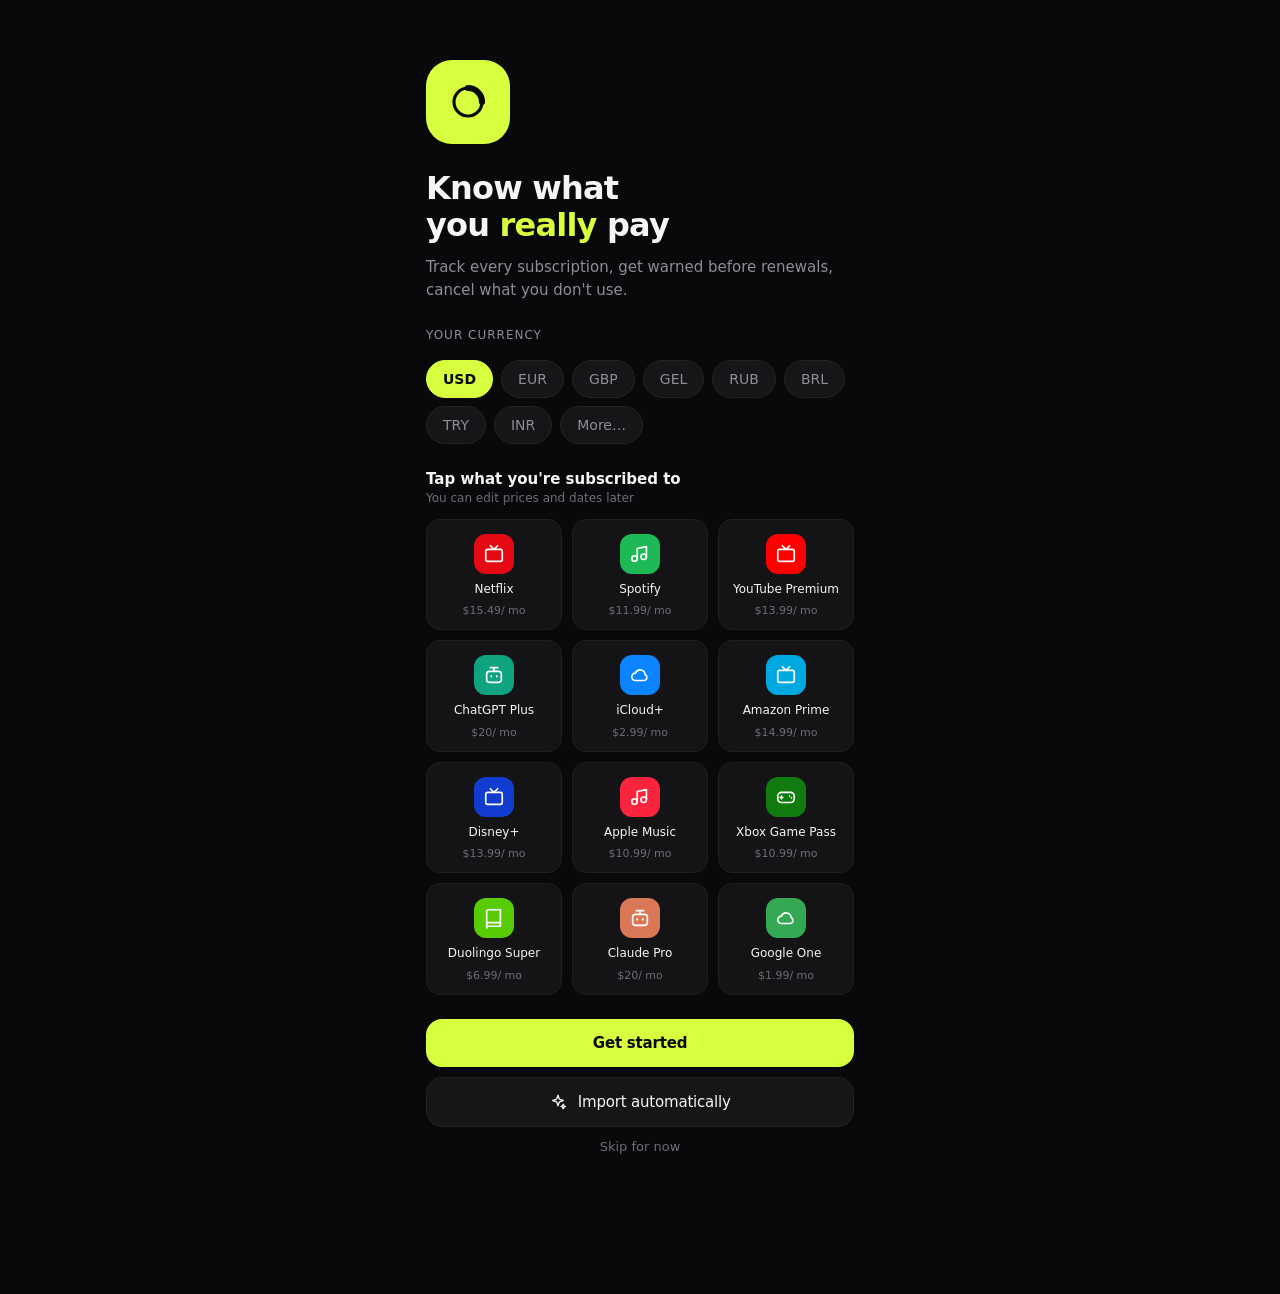
<file: index.html>
<!doctype html>
<html lang="en">
<head>
<meta charset="utf-8">
<meta name="viewport" content="width=device-width, initial-scale=1, viewport-fit=cover">
<meta name="theme-color" content="#09090B">

<title>SubTrack — Subscription Tracker & Bill Reminder</title>
<meta name="description" content="Track every subscription, get reminders before renewals, and cancel what you don't use. Private, local-first, 7 languages. Free.">
<meta name="keywords" content="subscription tracker, subscription manager, bill reminder, renewal reminder, recurring payments, cancel subscriptions, budget, expense tracker, money saver">
<meta name="author" content="SubTrack">
<link rel="canonical" href="https://subtrack-dc51.onrender.com/">
<meta name="robots" content="index, follow">

<meta property="og:type" content="website">
<meta property="og:site_name" content="SubTrack">
<meta property="og:title" content="SubTrack — Subscription Tracker & Bill Reminder">
<meta property="og:description" content="Know what you really pay. Track subscriptions, get renewal reminders, cancel what you don't use. Private & free.">
<meta property="og:url" content="https://subtrack-dc51.onrender.com/">
<meta property="og:image" content="https://subtrack-dc51.onrender.com/icon-512.png">
<meta name="twitter:card" content="summary_large_image">
<meta name="twitter:title" content="SubTrack — Subscription Tracker & Bill Reminder">
<meta name="twitter:description" content="Know what you really pay. Track subscriptions, get renewal reminders, cancel what you don't use.">
<meta name="twitter:image" content="https://subtrack-dc51.onrender.com/icon-512.png">

<link rel="manifest" href="manifest.webmanifest">
<link rel="icon" href="icon.svg" type="image/svg+xml">
<link rel="apple-touch-icon" href="apple-touch-icon.png">
<meta name="apple-mobile-web-app-capable" content="yes">
<meta name="apple-mobile-web-app-title" content="SubTrack">
<meta name="apple-mobile-web-app-status-bar-style" content="black-translucent">

<script type="application/ld+json">
{
  "@context": "https://schema.org",
  "@type": "SoftwareApplication",
  "name": "SubTrack",
  "applicationCategory": "FinanceApplication",
  "operatingSystem": "Android, iOS, Web",
  "description": "Subscription tracker and bill reminder. Track every subscription, get reminders before renewals, and cancel what you don't use. Private, local-first, 7 languages.",
  "offers": { "@type": "Offer", "price": "0", "priceCurrency": "USD" },
  "featureList": "Renewal reminders, spending insights, price-hike detector, multi-currency, calendar, magic import, share card"
}
</script>

<link rel="stylesheet" href="css/app.css?v=10">
</head>
<body>
<div id="app"></div>
<script src="js/i18n.js?v=10"></script>
<script src="js/ui.js?v=10"></script>
<script src="js/state.js?v=10"></script>
<script src="js/auth.js?v=10"></script>
<script src="js/presets.js?v=10"></script>
<script src="js/logic.js?v=10"></script>
<script src="js/import.js?v=10"></script>
<script src="js/screens.js?v=10"></script>
<script src="js/app.js?v=10"></script>
</body>
</html>
</file>
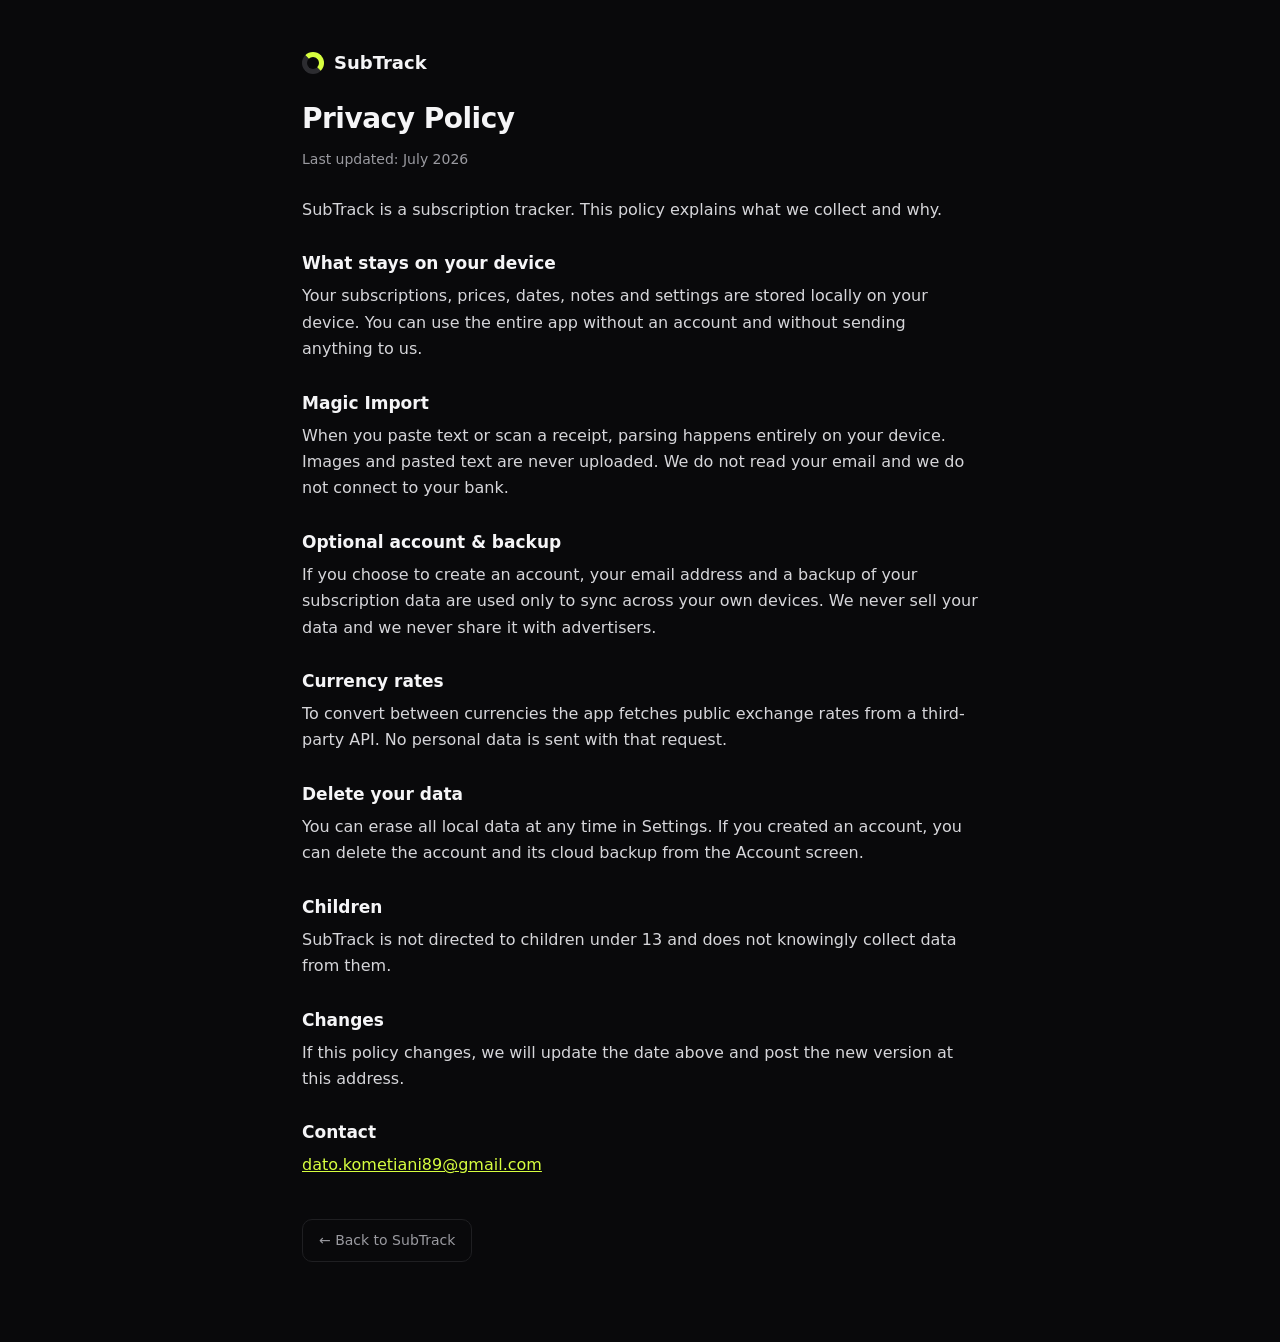
<file: privacy.html>
<!doctype html>
<html lang="en">
<head>
<meta charset="utf-8">
<meta name="viewport" content="width=device-width, initial-scale=1">
<meta name="theme-color" content="#09090B">
<title>Privacy Policy — SubTrack</title>
<meta name="description" content="SubTrack privacy policy: local-first, no bank access, optional account and backup.">
<link rel="canonical" href="https://subtrack-dc51.onrender.com/privacy.html">
<link rel="icon" href="icon.svg" type="image/svg+xml">
<style>
  :root{--bg:#09090B;--card:#141416;--line:#1F1F22;--txt:#F5F5F7;--mut:#9A9AA0;--lime:#D7FF3F}
  *{margin:0;padding:0;box-sizing:border-box}
  body{background:var(--bg);color:var(--txt);font-family:-apple-system,'SF Pro Text',system-ui,Segoe UI,Roboto,sans-serif;
    line-height:1.65;-webkit-font-smoothing:antialiased}
  .wrap{max-width:720px;margin:0 auto;padding:48px 22px 80px}
  .brand{display:flex;align-items:center;gap:10px;font-size:18px;font-weight:700;margin-bottom:8px}
  .brand .dot{width:22px;height:22px;border-radius:50%;border:5px solid #2C2C30;border-top-color:var(--lime);border-right-color:var(--lime)}
  h1{font-size:28px;font-weight:700;letter-spacing:-.5px;margin:18px 0 6px}
  .upd{color:var(--mut);font-size:14px;margin-bottom:26px}
  h3{font-size:17px;font-weight:600;margin:26px 0 6px}
  p{color:#D6D6DA;margin:6px 0}
  a{color:var(--lime)}
  .back{display:inline-block;margin-top:34px;color:var(--mut);font-size:14px;text-decoration:none;border:1px solid var(--line);padding:9px 16px;border-radius:10px}
</style>
</head>
<body>
<div class="wrap">
  <div class="brand"><span class="dot"></span>SubTrack</div>
  <h1>Privacy Policy</h1>
  <div class="upd">Last updated: July 2026</div>

  <p>SubTrack is a subscription tracker. This policy explains what we collect and why.</p>

  <h3>What stays on your device</h3>
  <p>Your subscriptions, prices, dates, notes and settings are stored locally on your device. You can use the entire app without an account and without sending anything to us.</p>

  <h3>Magic Import</h3>
  <p>When you paste text or scan a receipt, parsing happens entirely on your device. Images and pasted text are never uploaded. We do not read your email and we do not connect to your bank.</p>

  <h3>Optional account &amp; backup</h3>
  <p>If you choose to create an account, your email address and a backup of your subscription data are used only to sync across your own devices. We never sell your data and we never share it with advertisers.</p>

  <h3>Currency rates</h3>
  <p>To convert between currencies the app fetches public exchange rates from a third-party API. No personal data is sent with that request.</p>

  <h3>Delete your data</h3>
  <p>You can erase all local data at any time in Settings. If you created an account, you can delete the account and its cloud backup from the Account screen.</p>

  <h3>Children</h3>
  <p>SubTrack is not directed to children under 13 and does not knowingly collect data from them.</p>

  <h3>Changes</h3>
  <p>If this policy changes, we will update the date above and post the new version at this address.</p>

  <h3>Contact</h3>
  <p><a href="mailto:dato.kometiani89@gmail.com">dato.kometiani89@gmail.com</a></p>

  <a class="back" href="./index.html">← Back to SubTrack</a>
</div>
</body>
</html>
</file>
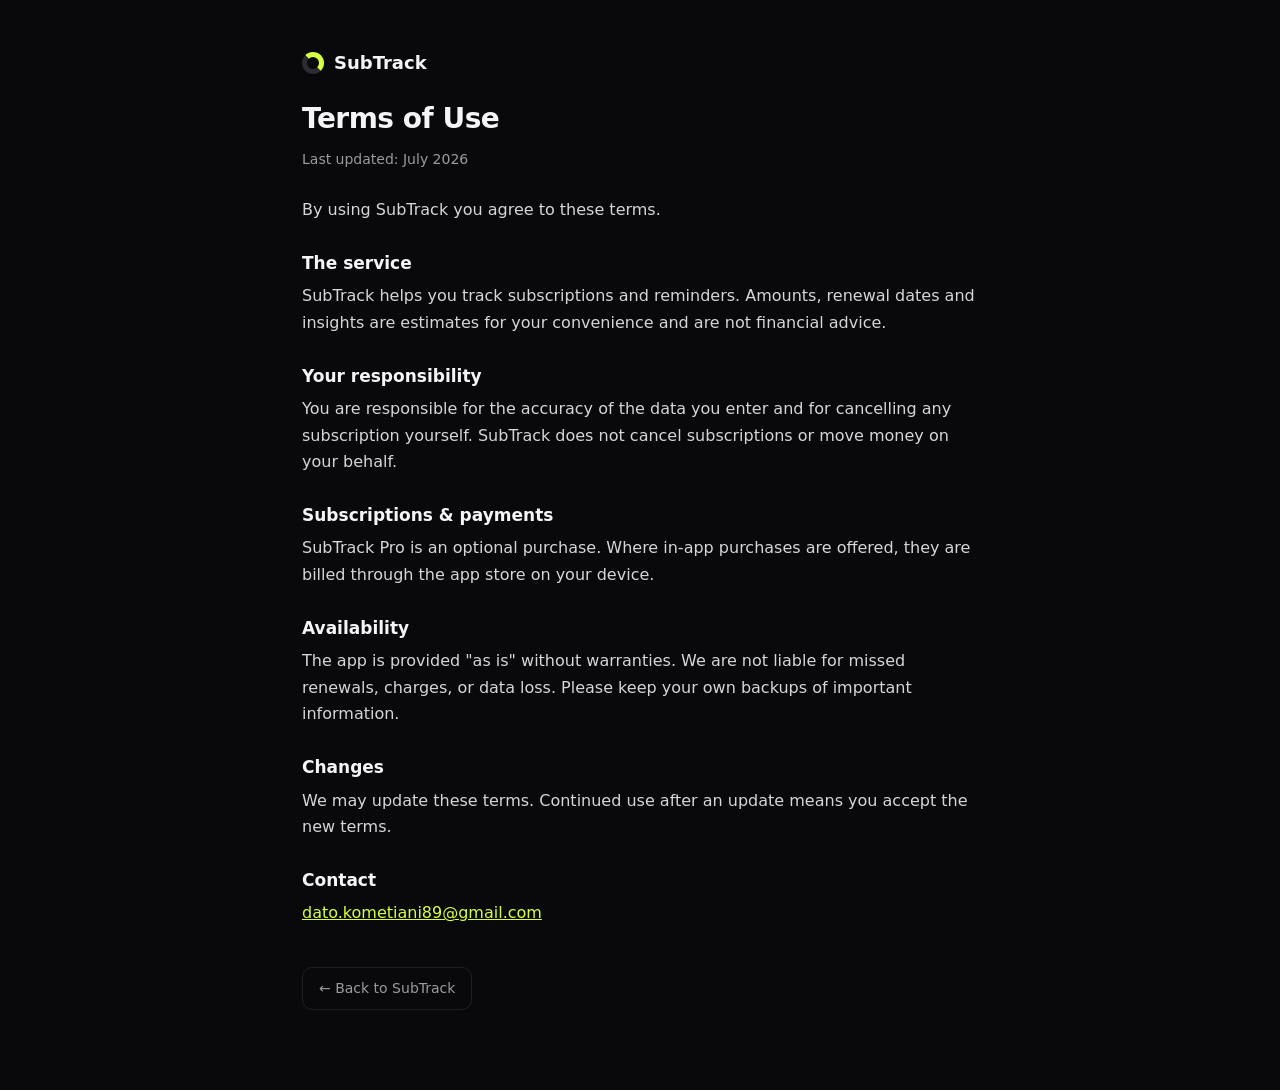
<file: terms.html>
<!doctype html>
<html lang="en">
<head>
<meta charset="utf-8">
<meta name="viewport" content="width=device-width, initial-scale=1">
<meta name="theme-color" content="#09090B">
<title>Terms of Use — SubTrack</title>
<meta name="description" content="SubTrack terms of use.">
<link rel="canonical" href="https://subtrack-dc51.onrender.com/terms.html">
<link rel="icon" href="icon.svg" type="image/svg+xml">
<style>
  :root{--bg:#09090B;--card:#141416;--line:#1F1F22;--txt:#F5F5F7;--mut:#9A9AA0;--lime:#D7FF3F}
  *{margin:0;padding:0;box-sizing:border-box}
  body{background:var(--bg);color:var(--txt);font-family:-apple-system,'SF Pro Text',system-ui,Segoe UI,Roboto,sans-serif;
    line-height:1.65;-webkit-font-smoothing:antialiased}
  .wrap{max-width:720px;margin:0 auto;padding:48px 22px 80px}
  .brand{display:flex;align-items:center;gap:10px;font-size:18px;font-weight:700;margin-bottom:8px}
  .brand .dot{width:22px;height:22px;border-radius:50%;border:5px solid #2C2C30;border-top-color:var(--lime);border-right-color:var(--lime)}
  h1{font-size:28px;font-weight:700;letter-spacing:-.5px;margin:18px 0 6px}
  .upd{color:var(--mut);font-size:14px;margin-bottom:26px}
  h3{font-size:17px;font-weight:600;margin:26px 0 6px}
  p{color:#D6D6DA;margin:6px 0}
  a{color:var(--lime)}
  .back{display:inline-block;margin-top:34px;color:var(--mut);font-size:14px;text-decoration:none;border:1px solid var(--line);padding:9px 16px;border-radius:10px}
</style>
</head>
<body>
<div class="wrap">
  <div class="brand"><span class="dot"></span>SubTrack</div>
  <h1>Terms of Use</h1>
  <div class="upd">Last updated: July 2026</div>

  <p>By using SubTrack you agree to these terms.</p>

  <h3>The service</h3>
  <p>SubTrack helps you track subscriptions and reminders. Amounts, renewal dates and insights are estimates for your convenience and are not financial advice.</p>

  <h3>Your responsibility</h3>
  <p>You are responsible for the accuracy of the data you enter and for cancelling any subscription yourself. SubTrack does not cancel subscriptions or move money on your behalf.</p>

  <h3>Subscriptions &amp; payments</h3>
  <p>SubTrack Pro is an optional purchase. Where in-app purchases are offered, they are billed through the app store on your device.</p>

  <h3>Availability</h3>
  <p>The app is provided "as is" without warranties. We are not liable for missed renewals, charges, or data loss. Please keep your own backups of important information.</p>

  <h3>Changes</h3>
  <p>We may update these terms. Continued use after an update means you accept the new terms.</p>

  <h3>Contact</h3>
  <p><a href="mailto:dato.kometiani89@gmail.com">dato.kometiani89@gmail.com</a></p>

  <a class="back" href="./index.html">← Back to SubTrack</a>
</div>
</body>
</html>
</file>
<file: css/app.css>
/* SubTrack — premium dark design system */
:root{
  --bg:#09090B; --card:#141416; --card2:#161618; --line:#1F1F22; --line2:#232326;
  --txt:#F5F5F7; --mut:#8E8E93; --dim:#6E6E73;
  --lime:#D7FF3F; --lime-ink:#0A0A0B; --lime-dim:#12210A; --lime-txt:#A8E82A;
  --violet:#7A78FF; --red:#FF453A; --amber:#FF9F0A;
  --r-card:16px; --r-tile:12px; --r-pill:99px;
}
*{margin:0;padding:0;box-sizing:border-box;-webkit-tap-highlight-color:transparent}
html,body{height:100%}
body{background:var(--bg);color:var(--txt);
  font-family:-apple-system,'SF Pro Display','SF Pro Text',system-ui,'Segoe UI',Roboto,sans-serif;
  -webkit-font-smoothing:antialiased;overflow-x:hidden}
#app{max-width:480px;margin:0 auto;min-height:100dvh;padding:0 0 110px;position:relative}
.screen{animation:fade .22s ease}
@keyframes fade{from{opacity:0;transform:translateY(6px)}to{opacity:1;transform:none}}
button{font:inherit;color:inherit;background:none;border:none;cursor:pointer}
input,select{font:inherit;color:var(--txt);background:var(--card2);border:0.5px solid var(--line2);
  border-radius:12px;padding:12px 14px;width:100%;outline:none}
input:focus,select:focus{border-color:var(--lime)}
input[type=date]{color-scheme:dark}
::placeholder{color:var(--dim)}

/* header */
.hdr{display:flex;justify-content:space-between;align-items:center;padding:18px 22px 0}
.hdr h1{font-size:21px;font-weight:600;letter-spacing:-.4px}
.hdr .acts{display:flex;gap:8px}
.icobtn{width:32px;height:32px;border-radius:50%;background:var(--card2);display:flex;
  align-items:center;justify-content:center;color:var(--mut)}
.icobtn.lime{background:var(--lime);color:var(--lime-ink)}
.icobtn svg{width:17px;height:17px}
.back{display:flex;align-items:center;gap:6px;color:var(--mut);font-size:14px;padding:18px 22px 0}
.back svg{width:16px;height:16px}

/* segmented */
.seg{margin:18px 22px 0;display:flex;background:var(--card2);border-radius:11px;padding:3px}
.seg button{flex:1;text-align:center;padding:6px 0;border-radius:9px;font-size:13px;color:var(--mut)}
.seg button.on{background:#2C2C30;color:var(--txt);font-weight:600}

/* hero */
.hero{padding:22px 22px 0}
.hero .lbl{font-size:12px;color:var(--mut);letter-spacing:1.2px;text-transform:uppercase;font-weight:500}
.hero .num{font-size:44px;font-weight:300;letter-spacing:-1.5px;line-height:1.15}
.hero .num .cents{font-size:26px;color:var(--dim)}
.hero .num .per{font-size:14px;color:var(--dim);font-weight:400;letter-spacing:0}
.hero .row{display:flex;align-items:center;gap:8px;margin-top:4px;flex-wrap:wrap}
.chip{display:inline-flex;align-items:center;gap:3px;font-size:12px;font-weight:500;
  padding:3px 9px;border-radius:var(--r-pill)}
.chip.good{background:var(--lime-dim);color:var(--lime-txt)}
.chip.bad{background:#2A1210;color:#FF8A80}
.chip svg{width:13px;height:13px}
.hero .sub2{font-size:12px;color:var(--dim)}

/* category bar */
.catbar{display:flex;gap:3px;margin:18px 22px 0;height:7px}
.catbar div{border-radius:var(--r-pill)}
.catleg{display:flex;gap:14px;margin:10px 22px 0;flex-wrap:wrap}
.catleg span{display:flex;align-items:center;gap:5px;font-size:12px;color:var(--mut)}
.catleg i{width:7px;height:7px;border-radius:50%;display:inline-block}

/* renewal card */
.renew{margin:20px 22px 0;background:var(--card);border:0.5px solid var(--line2);
  border-radius:18px;padding:14px 16px;display:flex;align-items:center;gap:13px}
.renew .ring{position:relative;width:42px;height:42px;flex:none}
.renew .ring b{position:absolute;inset:0;display:flex;align-items:center;justify-content:center;
  font-size:12px;font-weight:600}
.renew .tt{font-size:14px;font-weight:600;letter-spacing:-.2px}
.renew .ss{font-size:12px;color:var(--mut);margin-top:1px}
.btn-lime{font-size:12px;font-weight:600;color:var(--lime-ink);background:var(--lime);
  padding:7px 13px;border-radius:var(--r-pill)}

/* section head */
.sect{padding:24px 22px 10px;display:flex;justify-content:space-between;align-items:center}
.sect .t{font-size:15px;font-weight:600;letter-spacing:-.2px}
.sect .t em{color:var(--dim);font-weight:400;font-style:normal;margin-left:4px}
.sect .s{display:flex;align-items:center;gap:4px;font-size:12px;color:var(--mut)}

/* sub list */
.sublist{padding:0 16px;display:flex;flex-direction:column;gap:8px}
.subcard{background:var(--card);border:0.5px solid var(--line);border-radius:var(--r-card);
  padding:12px 14px;display:flex;align-items:center;gap:13px;width:100%;text-align:left}
.subcard:active{transform:scale(.985)}
.subcard.dim{opacity:.55}
.tile{width:40px;height:40px;border-radius:var(--r-tile);display:flex;align-items:center;
  justify-content:center;flex:none;font-weight:700;font-size:16px}
.tile svg{width:22px;height:22px}
.subcard .nm{font-size:15px;font-weight:500;letter-spacing:-.2px}
.subcard .dt{font-size:12px;color:var(--mut);margin-top:1px}
.subcard .dt.soon{color:var(--lime)}
.subcard .pr{font-size:15px;font-weight:600;text-align:right}
.subcard .cy{font-size:11px;color:var(--dim);text-align:right}
.badge{font-size:10px;font-weight:700;letter-spacing:.5px;padding:2px 7px;border-radius:6px}
.badge.trial{background:#2A2210;color:var(--amber)}
.badge.paused{background:#1C1C1F;color:var(--mut)}

/* tab bar */
.tabbar{position:fixed;bottom:18px;left:50%;transform:translateX(-50%);z-index:40;
  background:rgba(28,28,31,.96);border:0.5px solid #2A2A2E;border-radius:var(--r-pill);
  padding:8px 10px;display:flex;gap:6px;align-items:center;backdrop-filter:blur(14px)}
.tabbar .tab{width:40px;height:40px;border-radius:50%;display:flex;align-items:center;
  justify-content:center;color:var(--mut)}
.tabbar .tab svg{width:19px;height:19px}
.tabbar .tab.on{width:auto;border-radius:var(--r-pill);background:var(--lime);
  color:var(--lime-ink);padding:8px 16px;display:flex;gap:7px;align-items:center}
.tabbar .tab.on span{font-size:13px;font-weight:600}
.tabbar .tab span{display:none}
.tabbar .tab.on span{display:inline}

/* empty state */
.empty{text-align:center;padding:60px 30px}
.empty .big{font-size:52px;margin-bottom:12px;color:var(--lime)}
.empty .big svg{width:52px;height:52px}
.empty h2{font-size:18px;font-weight:600}
.empty p{font-size:13px;color:var(--mut);margin-top:6px;line-height:1.5}

/* add screen */
.searchbox{margin:16px 22px 0;position:relative}
.searchbox svg{position:absolute;left:14px;top:50%;transform:translateY(-50%);
  width:16px;height:16px;color:var(--dim)}
.searchbox input{padding-left:40px}
.pregrid{display:grid;grid-template-columns:repeat(3,1fr);gap:10px;padding:16px 22px}
.precard{background:var(--card);border:0.5px solid var(--line);border-radius:14px;
  padding:14px 8px 12px;display:flex;flex-direction:column;align-items:center;gap:8px}
.precard:active{transform:scale(.96)}
.precard.sel{border-color:var(--lime);background:#131507}
.precard .nm{font-size:12px;font-weight:500;text-align:center;line-height:1.2}
.precard .pr{font-size:11px;color:var(--dim)}
.rowbtn{margin:8px 22px;display:block;width:calc(100% - 44px);background:var(--card);
  border:0.5px solid var(--line2);border-radius:14px;padding:14px;text-align:center;
  font-size:14px;font-weight:500;color:var(--txt)}
.rowbtn svg{width:16px;height:16px;vertical-align:-3px;margin-right:6px}

/* forms */
.form{padding:16px 22px;display:flex;flex-direction:column;gap:14px}
.form label{font-size:12px;color:var(--mut);letter-spacing:.4px;text-transform:uppercase;
  font-weight:500;display:block;margin-bottom:6px}
.form .duo{display:flex;gap:10px}
.form .duo>div{flex:1}
.cycrow{display:flex;gap:8px;flex-wrap:wrap}
.cycrow button{padding:9px 14px;border-radius:var(--r-pill);background:var(--card2);
  border:0.5px solid var(--line2);font-size:13px;color:var(--mut)}
.cycrow button.on{background:var(--lime);color:var(--lime-ink);font-weight:600;border-color:var(--lime)}
.catrow{display:flex;gap:8px;flex-wrap:wrap}
.catrow button{padding:8px 12px;border-radius:var(--r-pill);background:var(--card2);
  border:0.5px solid var(--line2);font-size:12px;color:var(--mut);display:flex;gap:6px;align-items:center}
.catrow button.on{border-color:var(--lime);color:var(--txt)}
.catrow button i{width:8px;height:8px;border-radius:50%;display:inline-block}
.togglerow{display:flex;justify-content:space-between;align-items:center;background:var(--card);
  border:0.5px solid var(--line);border-radius:14px;padding:13px 16px}
.togglerow .t{font-size:14px;font-weight:500}
.tgl{width:46px;height:28px;border-radius:var(--r-pill);background:#2C2C30;position:relative;transition:.2s}
.tgl i{position:absolute;top:3px;left:3px;width:22px;height:22px;border-radius:50%;
  background:#8E8E93;transition:.2s}
.tgl.on{background:var(--lime)}
.tgl.on i{left:21px;background:var(--lime-ink)}
.cta{position:sticky;bottom:96px;margin:20px 22px 0;display:block;width:calc(100% - 44px);
  background:var(--lime);color:var(--lime-ink);font-size:15px;font-weight:700;
  padding:15px;border-radius:16px;letter-spacing:-.2px}
.cta:disabled{opacity:.35}
.cta.ghost{background:var(--card2);color:var(--txt);border:0.5px solid var(--line2);font-weight:500}
.cta svg{width:18px;height:18px;vertical-align:-4px;margin-right:6px}
.form .cta{margin-left:0;margin-right:0;width:100%}   /* full-width inside padded form, no overflow */

/* detail */
.dhead{display:flex;flex-direction:column;align-items:center;padding:10px 22px 0;gap:10px}
.dhead .tile{width:64px;height:64px;border-radius:18px}
.dhead .tile svg{width:32px;height:32px}
.dhead h2{font-size:22px;font-weight:600;letter-spacing:-.4px}
.dhead .cat{font-size:12px;color:var(--mut)}
.statgrid{display:grid;grid-template-columns:1fr 1fr;gap:10px;padding:18px 22px 0}
.stat{background:var(--card);border:0.5px solid var(--line);border-radius:14px;padding:13px 15px}
.stat .l{font-size:11px;color:var(--mut);letter-spacing:.6px;text-transform:uppercase}
.stat .v{font-size:19px;font-weight:600;margin-top:3px;letter-spacing:-.3px}
.stat .v small{font-size:12px;color:var(--dim);font-weight:400}
.dacts{display:grid;grid-template-columns:1fr 1fr;gap:10px;padding:18px 22px 0}
.dact{background:var(--card);border:0.5px solid var(--line2);border-radius:14px;padding:13px;
  display:flex;align-items:center;justify-content:center;gap:8px;font-size:13px;font-weight:500}
.dact svg{width:16px;height:16px}
.dact.danger{color:var(--red)}
.dact.lime{background:var(--lime);color:var(--lime-ink);font-weight:600;border-color:var(--lime)}
.histlist{padding:8px 22px 0}
.histrow{display:flex;justify-content:space-between;padding:11px 2px;
  border-bottom:0.5px solid var(--line);font-size:13px}
.histrow .d{color:var(--mut)}

/* insights */
.inscard{margin:14px 22px 0;background:var(--card);border:0.5px solid var(--line);
  border-radius:18px;padding:18px}
.inscard .l{font-size:12px;color:var(--mut);letter-spacing:1px;text-transform:uppercase;font-weight:500}
.inscard .big{font-size:34px;font-weight:300;letter-spacing:-1px;margin-top:4px}
.inscard .big.lime{color:var(--lime)}
.inscard .note{font-size:12px;color:var(--dim);margin-top:4px;line-height:1.5}
.bars{display:flex;align-items:flex-end;gap:5px;height:70px;margin-top:16px}
.bars div{flex:1;background:#2C2C30;border-radius:5px 5px 2px 2px;min-height:4px}
.bars div.hi{background:var(--lime)}
.barlbl{display:flex;gap:5px;margin-top:6px}
.barlbl span{flex:1;text-align:center;font-size:10px;color:var(--dim)}
.toprow{display:flex;align-items:center;gap:12px;padding:10px 0;border-bottom:0.5px solid var(--line)}
.toprow:last-child{border:none}
.toprow .rank{width:22px;font-size:13px;color:var(--dim);font-weight:600}
.toprow .nm{flex:1;font-size:14px;font-weight:500}
.toprow .v{font-size:14px;font-weight:600}
.hikerow{display:flex;align-items:center;gap:10px;padding:10px 0;border-bottom:0.5px solid var(--line)}
.hikerow:last-child{border:none}
.hikerow .nm{flex:1;font-size:13px}
.hikerow .pc{font-size:13px;font-weight:600;color:#FF8A80}
.catrows{margin-top:12px;display:flex;flex-direction:column;gap:10px}
.catline{display:flex;align-items:center;gap:10px;font-size:12px;color:var(--mut)}
.catline .bar{flex:1;height:6px;background:#232326;border-radius:99px;overflow:hidden}
.catline .bar i{display:block;height:100%;border-radius:99px}
.catline .v{width:52px;text-align:right;color:var(--txt);font-weight:500}
.lockcard{position:relative;overflow:hidden}
.lockcard .lock{position:absolute;inset:0;background:rgba(9,9,11,.72);backdrop-filter:blur(5px);
  display:flex;flex-direction:column;align-items:center;justify-content:center;gap:8px;z-index:2}
.lockcard .lock svg{width:22px;height:22px;color:var(--lime)}
.lockcard .lock span{font-size:13px;font-weight:600}

/* settings */
.setgroup{margin:16px 22px 0;background:var(--card);border:0.5px solid var(--line);
  border-radius:16px;overflow:hidden}
.setrow{display:flex;align-items:center;gap:12px;padding:14px 16px;width:100%;text-align:left;
  border-bottom:0.5px solid var(--line)}
.setrow:last-child{border:none}
.setrow .ic{width:30px;height:30px;border-radius:9px;display:flex;align-items:center;
  justify-content:center;flex:none}
.setrow .ic svg{width:16px;height:16px}
.setrow .t{flex:1;font-size:14px;font-weight:500}
.setrow .val{font-size:13px;color:var(--mut)}
.setrow select{width:auto;padding:6px 10px;font-size:13px;background:var(--card2)}
.probanner{margin:16px 22px 0;background:#131507;border:0.5px solid #3A4A12;border-radius:18px;
  padding:18px;display:flex;align-items:center;gap:14px}
.probanner .tt{font-size:15px;font-weight:700;color:var(--lime)}
.probanner .ss{font-size:12px;color:var(--mut);margin-top:2px}

/* paywall */
.paywall{padding:30px 22px 0;text-align:center}
.paywall .mark{width:72px;height:72px;border-radius:22px;background:var(--lime);margin:0 auto 16px;
  display:flex;align-items:center;justify-content:center;color:var(--lime-ink)}
.paywall .mark svg{width:36px;height:36px}
.paywall h2{font-size:24px;font-weight:700;letter-spacing:-.5px}
.paywall .sub{font-size:13px;color:var(--mut);margin-top:6px}
.feats{margin:22px 0;display:flex;flex-direction:column;gap:10px;text-align:left}
.feats div{display:flex;gap:10px;align-items:center;font-size:14px}
.feats svg{width:17px;height:17px;color:var(--lime);flex:none}
.plans{display:flex;flex-direction:column;gap:10px;margin-top:6px}
.plan{background:var(--card);border:0.5px solid var(--line2);border-radius:16px;padding:16px;
  display:flex;justify-content:space-between;align-items:center;width:100%}
.plan.best{border:1.5px solid var(--lime)}
.plan .nm{font-size:15px;font-weight:600;text-align:left}
.plan .d{font-size:12px;color:var(--mut);text-align:left;margin-top:2px}
.plan .pr{font-size:19px;font-weight:700}
.plan .tag{font-size:10px;font-weight:700;background:var(--lime);color:var(--lime-ink);
  padding:2px 8px;border-radius:6px;letter-spacing:.5px}
.demo-note{font-size:11px;color:var(--dim);margin-top:14px;line-height:1.5}

/* onboarding */
.onb{min-height:100dvh;display:flex;flex-direction:column;padding:60px 26px 30px}
.onb .mark{width:84px;height:84px;border-radius:26px;background:var(--lime);
  display:flex;align-items:center;justify-content:center;color:var(--lime-ink);margin-bottom:26px}
.onb .mark svg{width:42px;height:42px}
.onb h1{font-size:32px;font-weight:700;letter-spacing:-.8px;line-height:1.15}
.onb h1 em{color:var(--lime);font-style:normal}
.onb p{font-size:15px;color:var(--mut);margin-top:12px;line-height:1.55}
.onb .grow{flex:1}
.curgrid{display:flex;gap:8px;flex-wrap:wrap;margin-top:18px}
.curgrid button{padding:10px 16px;border-radius:var(--r-pill);background:var(--card2);
  border:0.5px solid var(--line2);font-size:14px;color:var(--mut);font-weight:500}
.curgrid button.on{background:var(--lime);color:var(--lime-ink);border-color:var(--lime);font-weight:700}

/* add-screen category chips */
.catchips{display:flex;gap:8px;padding:14px 22px 0;overflow-x:auto;-webkit-overflow-scrolling:touch;scrollbar-width:none}
.catchips::-webkit-scrollbar{display:none}
.catchip{flex:none;padding:9px 16px;border-radius:var(--r-pill);background:var(--card2);
  border:0.5px solid var(--line2);font-size:13px;color:var(--mut);white-space:nowrap}
.catchip.on{background:var(--lime);color:var(--lime-ink);font-weight:600;border-color:var(--lime)}

/* auth */
.authbtn{display:flex;align-items:center;justify-content:center;gap:10px;background:var(--card);
  border:0.5px solid var(--line2);border-radius:14px;padding:15px;font-size:15px;font-weight:500;color:var(--txt);width:100%}
.authbtn svg{width:18px;height:18px}
.authbtn:active{transform:scale(.98)}
.legal-body{padding:8px 22px 30px;font-size:14px;line-height:1.65;color:var(--mut)}
.legal-body h3{color:var(--txt);font-size:15px;font-weight:600;margin:18px 0 6px}
.legal-body p{margin:0 0 10px}
.legal-body a{color:var(--lime);text-decoration:none}

/* magic import */
textarea{font:inherit;color:var(--txt);background:var(--card2);border:0.5px solid var(--line2);
  border-radius:12px;padding:12px 14px;width:100%;outline:none;resize:vertical;line-height:1.5}
textarea:focus{border-color:var(--lime)}
.imp-actions{display:flex;gap:8px;padding:14px 22px 0}
.imp-chip{flex:1;display:flex;align-items:center;justify-content:center;gap:7px;padding:11px;
  background:var(--card);border:0.5px solid var(--line2);border-radius:12px;font-size:13px;font-weight:500;color:var(--txt)}
.imp-chip svg{width:15px;height:15px;color:var(--lime)}
.imp-cta{border-color:var(--lime)!important;color:var(--lime)!important;display:flex;align-items:center;justify-content:center;gap:8px}
.imp-cta svg{width:17px;height:17px;vertical-align:-3px}
.imp-pick{cursor:pointer}
.imp-pick .imp-check{width:22px;height:22px;border-radius:50%;border:1.5px solid var(--line2);
  display:flex;align-items:center;justify-content:center;flex:none;margin-left:8px}
.imp-pick .imp-check svg{width:14px;height:14px;color:var(--lime-ink)}
.imp-pick.on{border-color:var(--lime)}
.imp-pick.on .imp-check{background:var(--lime);border-color:var(--lime)}

/* icon + color pickers */
.iconrow{display:flex;flex-wrap:wrap;gap:8px}
.iconrow button{width:40px;height:40px;border-radius:12px;background:var(--card2);
  border:0.5px solid var(--line2);display:flex;align-items:center;justify-content:center;color:var(--mut)}
.iconrow button svg{width:19px;height:19px}
.iconrow button.on{border-color:var(--lime);color:var(--txt);background:#131507}
.swatches{display:flex;flex-wrap:wrap;gap:10px}
.swatches button{width:28px;height:28px;border-radius:50%;border:none}
.swatches button.on{outline:2px solid var(--lime);outline-offset:2px}
.curwrap{display:flex;gap:10px}
.curwrap .pricebox{flex:1}
.curwrap select{width:96px;flex:none}
.curlock{position:relative}
.curlock select{pointer-events:none;opacity:.55}
.curlock .lk{position:absolute;right:8px;top:50%;transform:translateY(-50%);color:var(--lime)}
.curlock .lk svg{width:14px;height:14px}

/* calendar */
.calhead{display:flex;justify-content:space-between;align-items:center;padding:18px 22px 4px}
.calhead .mt{font-size:17px;font-weight:600;letter-spacing:-.3px;text-transform:capitalize}
.calsum{padding:2px 22px 8px;font-size:13px;color:var(--mut)}
.calgrid{display:grid;grid-template-columns:repeat(7,1fr);gap:4px;padding:6px 16px 0}
.caldow{text-align:center;font-size:11px;color:var(--dim);padding:4px 0;text-transform:uppercase}
.calcell{aspect-ratio:1;border-radius:12px;display:flex;flex-direction:column;align-items:center;
  justify-content:center;gap:3px;font-size:13px;color:var(--txt);position:relative}
.calcell.today{border:1px solid var(--line2)}
.calcell.sel{background:var(--lime);color:var(--lime-ink);font-weight:700}
.calcell.sel .dots i{background:var(--lime-ink)!important}
.calcell .dots{display:flex;gap:2px;height:4px}
.calcell .dots i{width:4px;height:4px;border-radius:50%}
.caldaylist{margin:16px 16px 0;display:flex;flex-direction:column;gap:8px}
.calempty{padding:26px 22px;text-align:center;font-size:13px;color:var(--dim)}

/* toast */
.toast{position:fixed;bottom:100px;left:50%;transform:translateX(-50%);z-index:100;
  background:#1C1C1F;border:0.5px solid #2A2A2E;color:var(--txt);font-size:13px;font-weight:500;
  padding:11px 18px;border-radius:var(--r-pill);display:flex;gap:10px;align-items:center;
  animation:fade .2s ease;white-space:nowrap}
.toast .undo{color:var(--lime);font-weight:700}

/* sheet */
.sheetwrap{position:fixed;inset:0;z-index:60;background:rgba(0,0,0,.55);display:flex;
  align-items:flex-end;justify-content:center;animation:fade .15s ease}
.sheet{width:100%;max-width:480px;background:#121214;border-radius:24px 24px 0 0;
  border-top:0.5px solid var(--line2);padding:10px 0 30px;max-height:88dvh;overflow-y:auto;
  animation:up .25s cubic-bezier(.3,1.2,.4,1)}
@keyframes up{from{transform:translateY(60px);opacity:.4}to{transform:none;opacity:1}}
.sheet .grab{width:38px;height:4px;border-radius:3px;background:#3A3A3F;margin:4px auto 8px}

/* celebration */
.confetti{position:fixed;inset:0;pointer-events:none;z-index:90}
.confetti i{position:absolute;width:8px;height:8px;border-radius:2px;animation:cf 1.4s ease-out forwards}
@keyframes cf{from{transform:translateY(-10vh) rotate(0)}to{transform:translateY(110vh) rotate(540deg);opacity:0}}
</file>
